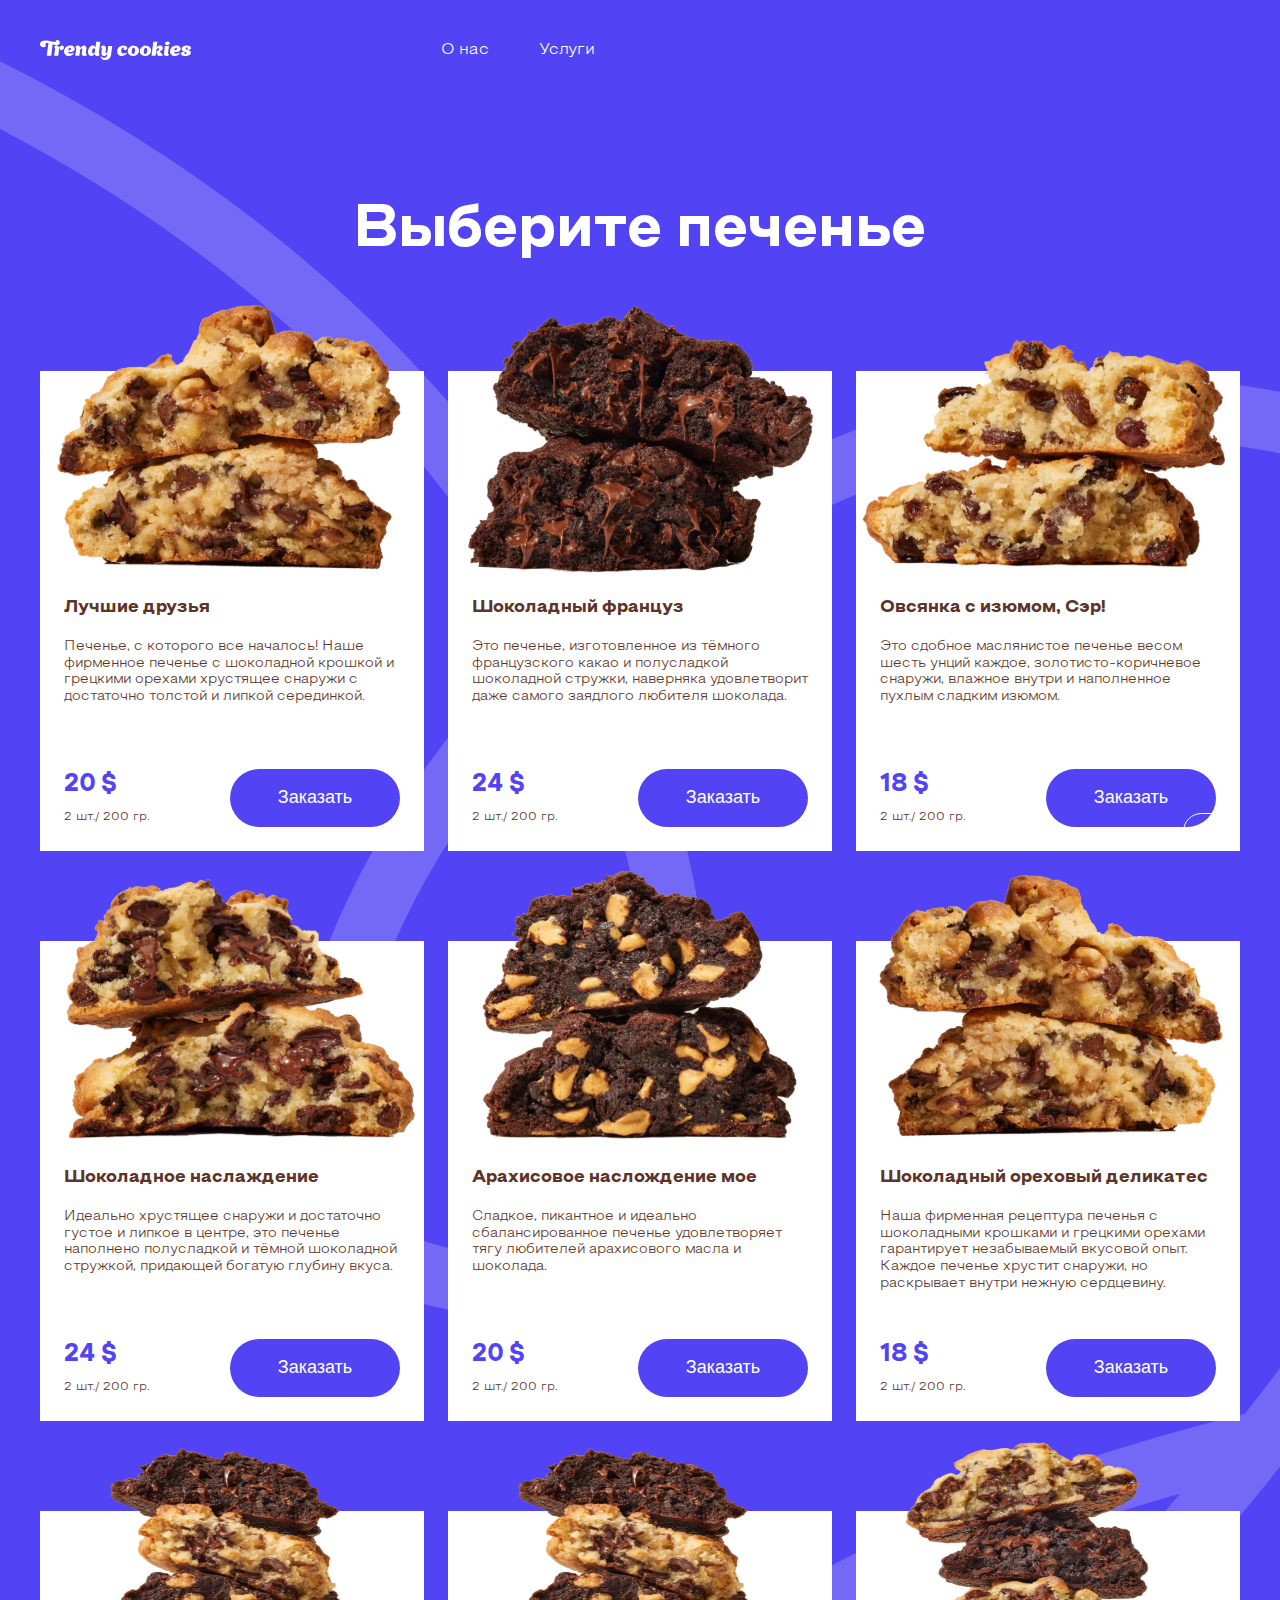
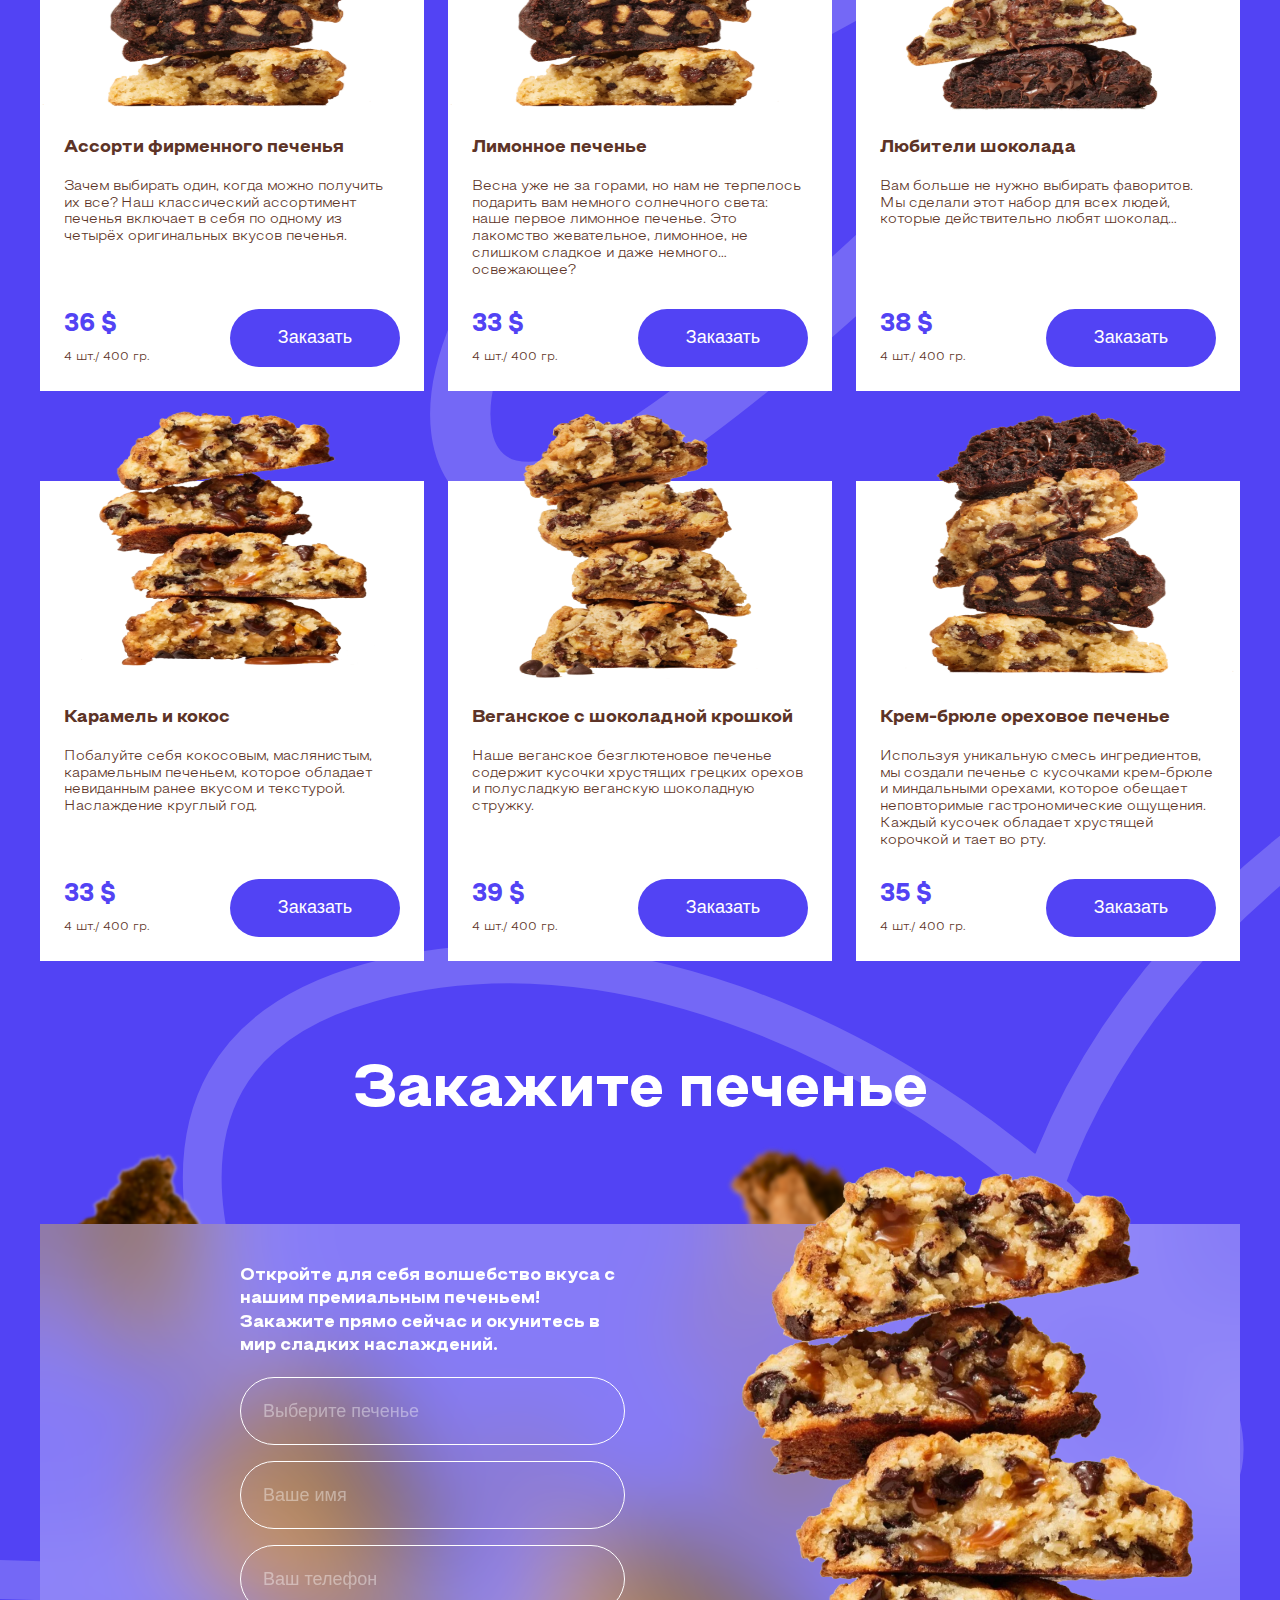
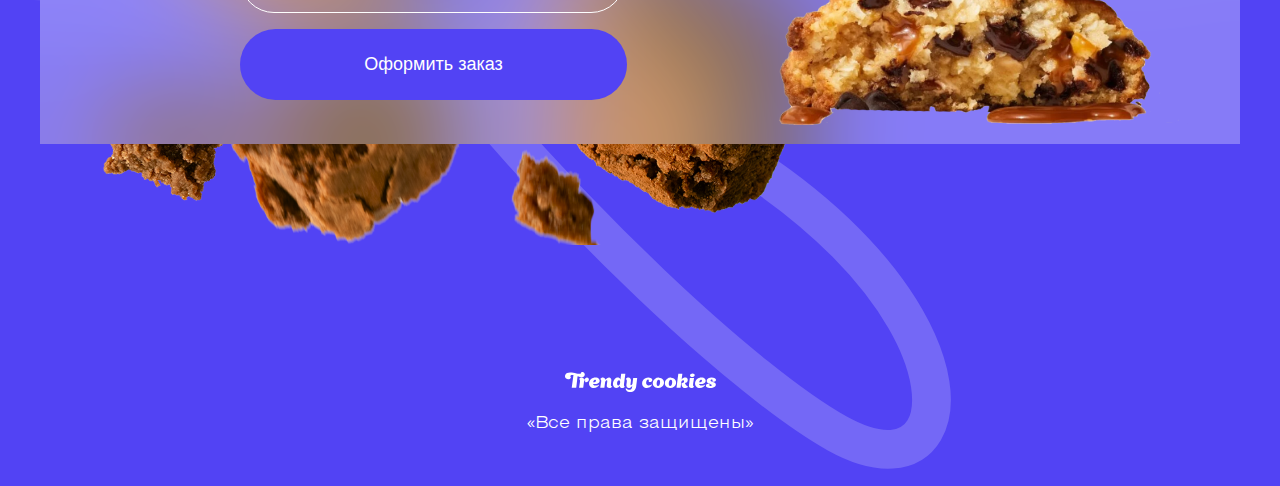
<file: service.html>
<!DOCTYPE html>
<html lang="ru">
<head>
    <meta charset="UTF-8">
    <link rel="stylesheet" href="./css/style.css">
</head>
<body>

<main class="main">

    <div class="currency" title="сменить валюту" id="change-currency">$</div>

    <header class="header">
        <div class="container">
            <div class="Logo">
                <a href="./index.html"><img src="./img/logo.svg" alt="логотип" class="img"></a>
            </div>
            <nav class="menu">
                <ul class="menu-list">
                    <li class="menu-item">
                        <a href="./about.html">О нас</a>
                    </li>
                    <li class="menu-item">
                        <a href="./service.html">Услуги</a>
                    </li>
                </ul>
            </nav>
        </div>
    </header>

    <section class="products" id="products">
        <div class="container">
            <img src="./img/line2.svg" alt="line" class="line2">
            <div class="common-title" >Выберите печенье</div>
            <div class="products-items">
                <div class="products-item">
                    <div class="products-item-img">
                        <img src="./img/1.svg" alt="Product1">
                    </div>
                    <div class="products-item-details">
                        <div class="products-item-title">
                            Лучшие друзья
                        </div>
                        <div class="products-item-text">
                            Печенье, с которого все началось! Наше фирменное печенье с шоколадной крошкой и грецкими
                            орехами
                            хрустящее снаружи с достаточно толстой и липкой серединкой.
                        </div>
                        <div class="products-item-extra">
                            <div class="products-item-info">
                                <div class="products-item-price" data-base-price="20">20 $</div>
                                <div class="products-item-weight">2 шт./ 200 гр.</div>
                            </div>
                            <button class="button violet-button">Заказать</button>
                        </div>
                    </div>
                </div>
                <div class="products-item">
                    <div class="products-item-img">
                        <img src="./img/2.svg" alt="Product1">
                    </div>
                    <div class="products-item-details">
                        <div class="products-item-title">
                            Шоколадный француз
                        </div>
                        <div class="products-item-text">
                            Это печенье, изготовленное из тёмного французского какао и полусладкой шоколадной стружки,
                            наверняка удовлетворит даже самого заядлого любителя шоколада.
                        </div>
                        <div class="products-item-extra">
                            <div class="products-item-info">
                                <div class="products-item-price" data-base-price="24">24 $</div>
                                <div class="products-item-weight">2 шт./ 200 гр.</div>
                            </div>
                            <button class="button violet-button">Заказать</button>
                        </div>
                    </div>
                </div>
                <div class="products-item">
                    <div class="products-item-img">
                        <img src="./img/3.svg" alt="Product1">
                    </div>
                    <div class="products-item-details">
                        <div class="products-item-title">
                            Овсянка с изюмом, Сэр!
                        </div>
                        <div class="products-item-text">
                            Это сдобное маслянистое печенье весом шесть унций каждое, золотисто-коричневое снаружи,
                            влажное
                            внутри и наполненное пухлым сладким изюмом.
                        </div>
                        <div class="products-item-extra">
                            <div class="products-item-info">
                                <div class="products-item-price" data-base-price="18">18 $</div>
                                <div class="products-item-weight">2 шт./ 200 гр.</div>
                            </div>
                            <button class="button violet-button">Заказать</button>
                        </div>
                    </div>
                </div>
                <div class="products-item">
                    <div class="products-item-img">
                        <img src="./img/4.svg" alt="Product1">
                    </div>
                    <div class="products-item-details">
                        <div class="products-item-title">
                            Шоколадное наслаждение
                        </div>
                        <div class="products-item-text">
                            Идеально хрустящее снаружи и достаточно густое и липкое в центре, это печенье наполнено
                            полусладкой и тёмной шоколадной стружкой, придающей богатую глубину вкуса.
                        </div>
                        <div class="products-item-extra">
                            <div class="products-item-info">
                                <div class="products-item-price" data-base-price="24">24 $</div>
                                <div class="products-item-weight">2 шт./ 200 гр.</div>
                            </div>
                            <button class="button violet-button">Заказать</button>
                        </div>
                    </div>
                </div>
                <div class="products-item">
                    <div class="products-item-img">
                        <img src="./img/5.svg" alt="Product1">
                    </div>
                    <div class="products-item-details">
                        <div class="products-item-title">
                            Арахисовое наслождение мое
                        </div>
                        <div class="products-item-text">
                            Сладкое, пикантное и идеально сбалансированное печенье удовлетворяет тягу любителей
                            арахисового
                            масла и шоколада.
                        </div>
                        <div class="products-item-extra">
                            <div class="products-item-info">
                                <div class="products-item-price" data-base-price="20">20 $</div>
                                <div class="products-item-weight">2 шт./ 200 гр.</div>
                            </div>
                            <button class="button violet-button">Заказать</button>
                        </div>
                    </div>
                </div>
                <div class="products-item">
                    <div class="products-item-img">
                        <img src="./img/6.svg" alt="Product1">
                    </div>
                    <div class="products-item-details">
                        <div class="products-item-title">
                            Шоколадный ореховый деликатес
                        </div>
                        <div class="products-item-text">
                            Наша фирменная рецептура печенья с шоколадными крошками и грецкими орехами гарантирует
                            незабываемый вкусовой опыт. Каждое печенье хрустит снаружи, но раскрывает внутри нежную
                            сердцевину.
                        </div>
                        <div class="products-item-extra">
                            <div class="products-item-info">
                                <div class="products-item-price" data-base-price="18">18 $</div>
                                <div class="products-item-weight">2 шт./ 200 гр.</div>
                            </div>
                            <button class="button violet-button">Заказать</button>
                        </div>
                    </div>
                </div>
                <div class="products-item">
                    <div class="products-item-img">
                        <img src="./img/7.svg" alt="Product">
                    </div>
                    <div class="products-item-details">
                        <div class="products-item-title">
                            Ассорти фирменного печенья
                        </div>
                        <div class="products-item-text">
                            Зачем выбирать один, когда можно получить их все? Наш классический ассортимент печенья включает в себя по одному из четырёх оригинальных вкусов печенья.
                        </div>
                        <div class="products-item-extra">
                            <div class="products-item-info">
                                <div class="products-item-price" data-base-price="36">36 $</div>
                                <div class="products-item-weight">4 шт./ 400 гр.</div>
                            </div>
                            <button class="button violet-button">Заказать</button>
                        </div>
                    </div>
                </div>
                <div class="products-item">
                    <div class="products-item-img">
                        <img src="./img/7.svg" alt="Product">
                    </div>
                    <div class="products-item-details">
                        <div class="products-item-title">
                            Лимонное печенье
                        </div>
                        <div class="products-item-text">
                            Весна уже не за горами, но нам не терпелось подарить вам немного солнечного света: наше первое лимонное печенье. Это лакомство жевательное, лимонное, не слишком сладкое и даже немного… освежающее?
                        </div>
                        <div class="products-item-extra">
                            <div class="products-item-info">
                                <div class="products-item-price" data-base-price="33">33 $</div>
                                <div class="products-item-weight">4 шт./ 400 гр.</div>
                            </div>
                            <button class="button violet-button">Заказать</button>
                        </div>
                    </div>
                </div>
                <div class="products-item">
                    <div class="products-item-img">
                        <img src="./img/9.svg" alt="Product">
                    </div>
                    <div class="products-item-details">
                        <div class="products-item-title">
                            Любители шоколада
                        </div>
                        <div class="products-item-text">
                            Вам больше не нужно выбирать фаворитов. Мы сделали этот набор для всех людей, которые действительно любят шоколад…
                        </div>
                        <div class="products-item-extra">
                            <div class="products-item-info">
                                <div class="products-item-price" data-base-price="38">38 $</div>
                                <div class="products-item-weight">4 шт./ 400 гр.</div>
                            </div>
                            <button class="button violet-button">Заказать</button>
                        </div>
                    </div>
                </div>
                <div class="products-item">
                    <div class="products-item-img">
                        <img src="./img/10.svg" alt="Product1">
                    </div>
                    <div class="products-item-details">
                        <div class="products-item-title">
                            Карамель и кокос
                        </div>
                        <div class="products-item-text">
                            Побалуйте себя кокосовым, маслянистым, карамельным печеньем, которое обладает невиданным ранее вкусом и текстурой. Наслаждение круглый год.
                        </div>
                        <div class="products-item-extra">
                            <div class="products-item-info">
                                <div class="products-item-price" data-base-price="33">33 $</div>
                                <div class="products-item-weight">4 шт./ 400 гр.</div>
                            </div>
                            <button class="button violet-button">Заказать</button>
                        </div>
                    </div>
                </div>
                <div class="products-item">
                    <div class="products-item-img">
                        <img src="./img/11.svg" alt="Product1">
                    </div>
                    <div class="products-item-details">
                        <div class="products-item-title">
                            Веганское с шоколадной крошкой
                        </div>
                        <div class="products-item-text">
                            Наше веганское безглютеновое печенье содержит кусочки хрустящих грецких орехов и полусладкую веганскую шоколадную стружку.
                        </div>
                        <div class="products-item-extra">
                            <div class="products-item-info">
                                <div class="products-item-price" data-base-price="39">39 $</div>
                                <div class="products-item-weight">4 шт./ 400 гр.</div>
                            </div>
                            <button class="button violet-button">Заказать</button>
                        </div>
                    </div>
                </div>
                <div class="products-item">
                    <div class="products-item-img">
                        <img src="./img/12.svg" alt="Product1">
                    </div>
                    <div class="products-item-details">
                        <div class="products-item-title">
                            Крем-брюле ореховое печенье
                        </div>
                        <div class="products-item-text">
                            Используя уникальную смесь ингредиентов, мы создали печенье с кусочками крем-брюле и миндальными орехами, которое обещает неповторимые гастрономические ощущения. Каждый кусочек обладает хрустящей корочкой и тает во рту.
                        </div>
                        <div class="products-item-extra">
                            <div class="products-item-info">
                                <div class="products-item-price" data-base-price="35">35 $</div>
                                <div class="products-item-weight">4 шт./ 400 гр.</div>
                            </div>
                            <button class="button violet-button">Заказать</button>
                        </div>
                    </div>
                </div>
            </div>
        </div>
    </section>

   

    <section class="order" id="order">
        <img src="./img/line3.svg" alt="line" class="line3">
        <div class="container">
            <div class="common-title">Закажите печенье</div>
            <img src="./img/breadcrumbs.svg" alt="breadcrumbs" class="order-bg-img">
            <div class="order-block">
                <div class="order-form">
                    <div class="order-form-text">
                        Откройте для себя волшебство вкуса с нашим премиальным печеньем! Закажите прямо сейчас и
                        окунитесь в мир
                        сладких наслаждений.
                    </div>
                    <div class="order-form-inputs">
                        <input type="text" placeholder="Выберите печенье" id="product">
                        <input type="text" placeholder="Ваше имя" id="name">
                        <input type="text" placeholder="Ваш телефон" id="phone">
                        <button class="button violet-button" id="order-action">Оформить заказ</button>
                    </div>
                </div>
                <div class="order-block-img">
                    <img src="./img/order.svg" alt="cookies" class="order-img">
                </div>
            </div>
        </div>
    </section>

    <footer class="footer">
        <div class="logo">
            <img src="./img/logo.svg" alt="LOGO">
        </div>
        <div class="rights">«Все права защищены»</div>
    </footer>

</main>
<script src="./js/script.js"></script>
</body>
</html>
</file>
<file: css/style.css>
*{
    margin: 0;
    padding: 0;
}

a{
    text-decoration: none;
    cursor: pointer;
    color: rgb(231, 125, 55);
}

@font-face {
    font-family: 'Steppe-Book';
    src: url("../fonts/Steppe-Book.ttf");
}

@font-face {
    font-family: 'Steppe-ExtraBold';
    src: url("../fonts/Steppe-ExtraBold.ttf");
}

body{
    background-color: #5243F4;
    font-family: 'Steppe-Book', sans-serif;
    color: white;
}

.container{
    max-width: 1200px;
    margin: 0 auto;
}

.button{
    background-color: white;
    border-radius: 60px;
    width: 170px;
    height: 58px;
    box-sizing: border-box;
    padding: 18px;
    text-align: center;
    font-size: 18px;
    color: #5243F4;
    border: 0;
    outline: none;
    cursor: pointer;
}

.violet-button{
    background-color: #5243F4;
    color: white;
}

.button:hover{
    background-color: #eeeeee;
}

.button.violet-button:hover{
    background-color: #3b2cd8;
}


.common-title{
    font-family: 'Steppe-ExtraBold', sans-serif;
    font-size: 60px;
    line-height: 100%;
    text-align: center;
}

.main{
    position: relative;
    overflow: hidden;
}

.currency{
    position: fixed;
    right: 50px;
    bottom: 50px;
    border: 1px solid white;
    padding: 5px 10px;
    height: 25px;
    min-width: 25px;
    border-radius: 50px;
    text-align: center;
    cursor: pointer;
    line-height: 28px;
    z-index: 1;
    user-select: none;
    transform: scale(1);
    animation: pulse 2s infinite;
}

@keyframes pulse {
    0%{
        transform: scale(0.9);
        box-shadow: 0 0 0 0 rgba(255, 255, 255, 0.5);
    }
    70%{
        transform: scale(1);
        box-shadow: 0 0 0 10px rgba(255, 255, 255, 0);
    }
    100%{
        transform: scale(0.9);
        box-shadow: 0 0 0 0 rgba(255, 255, 255, 0.5);
    }
}

.header{
    padding: 40px 0;
}

.header .container{
    display: flex;
    align-items: center;
}

.Logo a .img{
    vertical-align: bottom;
}
.hamb{
    cursor: pointer;
    float: right;
    padding: 40px 20px;
}/* Style label tag */
 
.hamb-line {
    background: var(--white);
    display: block;
    height: 2px;
    position: relative;
    width: 24px;
 
} /* Style span tag */
 
.hamb-line::before,
.hamb-line::after{
    background: var(--white);
    content: '';
    display: block;
    height: 100%;
    position: absolute;
    transition: all .2s ease-out;
    width: 100%;
}
.hamb-line::before{
    top: 5px;
}
.hamb-line::after{
    top: -5px;
}
 
.side-menu {
    display: none;
} /* Hide checkbox */


/* Toggle menu icon */
.side-menu:checked ~ nav{
max-height: 100%;
}
.side-menu:checked ~ .hamb .hamb-line {
background: transparent;
}
.side-menu:checked ~ .hamb .hamb-line::before {
transform: rotate(-45deg);
top:0;
}
.side-menu:checked ~ .hamb .hamb-line::after {
transform: rotate(45deg);
top:0;
}

.menu{
    margin-left: 250px;
}

.menu-list{
    list-style: none;
    display: flex;
    gap: 50px;
}

.menu-item a{
    font-size: 16px;
    line-height: 130%;
    text-decoration: none;
    cursor: pointer;
    color: white;
}

.menu-item a:hover{
border-bottom: 2px solid white ;
}

.main-content{
    padding-top: 101px;
    padding-bottom: 200px;
}

.main-info{
    max-width: 811px;
}

.main-title{
    font-family: 'Steppe-ExtraBold', sans-serif;
    font-size: 90px;
    line-height: 100%;
    margin-bottom: 20px;
}

.main-text{
    max-width: 697px;
    font-size: 18px;
    line-height: 130%;
    margin-bottom: 40px;
}

.main-img{
    position: absolute;
    top:-45px;
    right: 0;
    z-index: -1;
}

.products{
    padding: 100px 0;
    position: relative;
}

.products-items{
    display: grid;
    grid-template-columns: repeat(3, 384px);
    gap: 90px 24px;
    margin-top: 110px;
}

.products-item{
    background-color: white;
    color: #5D3427;
}

.products-item-img{
    height: 202px;
    text-align: center;
}

.products-item-img img{
    height: 272px;
    top: -70px;
    position: relative;
    max-width: 100%;
}

.products-item-details{
    padding: 24px;
}

.products-item-title{
    font-family: 'Steppe-ExtraBold', sans-serif;
    font-size: 18px;
    margin-bottom: 20px;
}

.products-item-text{
    height: 110px;
    font-size: 14px;
    line-height: 120%;
    margin-bottom: 20px;
}

.products-item-extra{
    display: flex;
    justify-content: space-between;
    align-items: center;
}

.products-item-price{
    font-family: 'Steppe-ExtraBold', sans-serif;
    color: #5243F4;
    font-size: 24px;
    margin-bottom: 10px;
}

.products-item-weight{
    font-size: 12px;
}

.love{
    padding: 64px 0 150px 0;
}

.love-items{
    margin-top: 40px;
    display: flex;
    gap: 20px;
}

.love-item{
    width: 590px;
    height: 453px;
}

.love-item-white{
    background-color: white;
    padding: 110px 80px;
    box-sizing: border-box;
    color: #5D3427;
}

.love-item-title{
    font-family: 'Steppe-ExtraBold', sans-serif;
    font-size: 24px;
    line-height: 110%;
    margin-bottom: 20px;
}

.love-item-text{
    font-size: 18px;
    line-height: 130%;
}

.order .container{
    position: relative;
}

.order{
    padding-bottom: 102px;
    position: relative;
}

.order-block{
    margin-top: 103px;
    background-color: rgb(255 255 255 / 30%);
    backdrop-filter: blur(50px);
    display: flex;
}

.order-form{
    margin-left: 200px;
    max-width: 387px;
    padding: 40px 0 44px 0;
    box-sizing: border-box;
}

.order-form-text{
    font-family: 'Steppe-ExtraBold', sans-serif;
    font-size: 18px;
    line-height: 130%;
}

.order-form-inputs{
    display: flex;
    flex-direction: column;
    margin-top: 20px;
}

.order-form-inputs input{
    border: 1px solid white;
    border-radius: 60px;
    margin-bottom: 16px;
    padding: 24px 22px;
    font-size: 18px;
    width: 385px;
    height: 68px;
    background-color: transparent;
    box-sizing: border-box;
    outline: none;
    color: white;
}

::placeholder{
    color: rgba(255,255,255, 0.4);
}

.order-form-inputs .button.violet-button{
    width: 387px;
    height: 71px;
}

.order-block-img{
    height: 501px;
    margin-left: 109px;
}

.order-img{
    height: 559px;
    top: -58px;
    position: relative;
}

.order-bg-img{
    position: absolute;
    top: 0;
    right: calc(100% - 820px);
    z-index: -1;
}

.footer{
    padding: 126px 0 50px 0;
    text-align: center;
}

.rights{
    margin-top: 14px;
    font-size: 18px;
    line-height: 130%;
}

.line1{
    position: absolute;
    z-index: -1;
    top: 0;
    left: calc(100% - 960px);
}

.line2{
    position: absolute;
    z-index: -1;
    top: -40px;
    left: 0;
}

.line3{
    position: absolute;
    z-index: -1;
    top: -920px;
    left: 0;
}

@media (max-width: 1200px) {
    .container{
        max-width: 870px;
    }
    .main-title{
        font-size: 60px;
    }
    .main-text{
        font-size: 16px;
    }
    .common-title{
        font-size: 50px;
    }

    .products-items{
        grid-template-columns: repeat(2, 394px);
        gap: 80px 80px;
    }

    .love-item{
        height: 500px;
    }
    .love-item-white{
        padding: 30px 40px;
    }

    .love-item-img img{
        width: 100%; 
        height: 500px; 
        object-fit: cover; 
        object-position: bottom; 
    }
}
</file>
